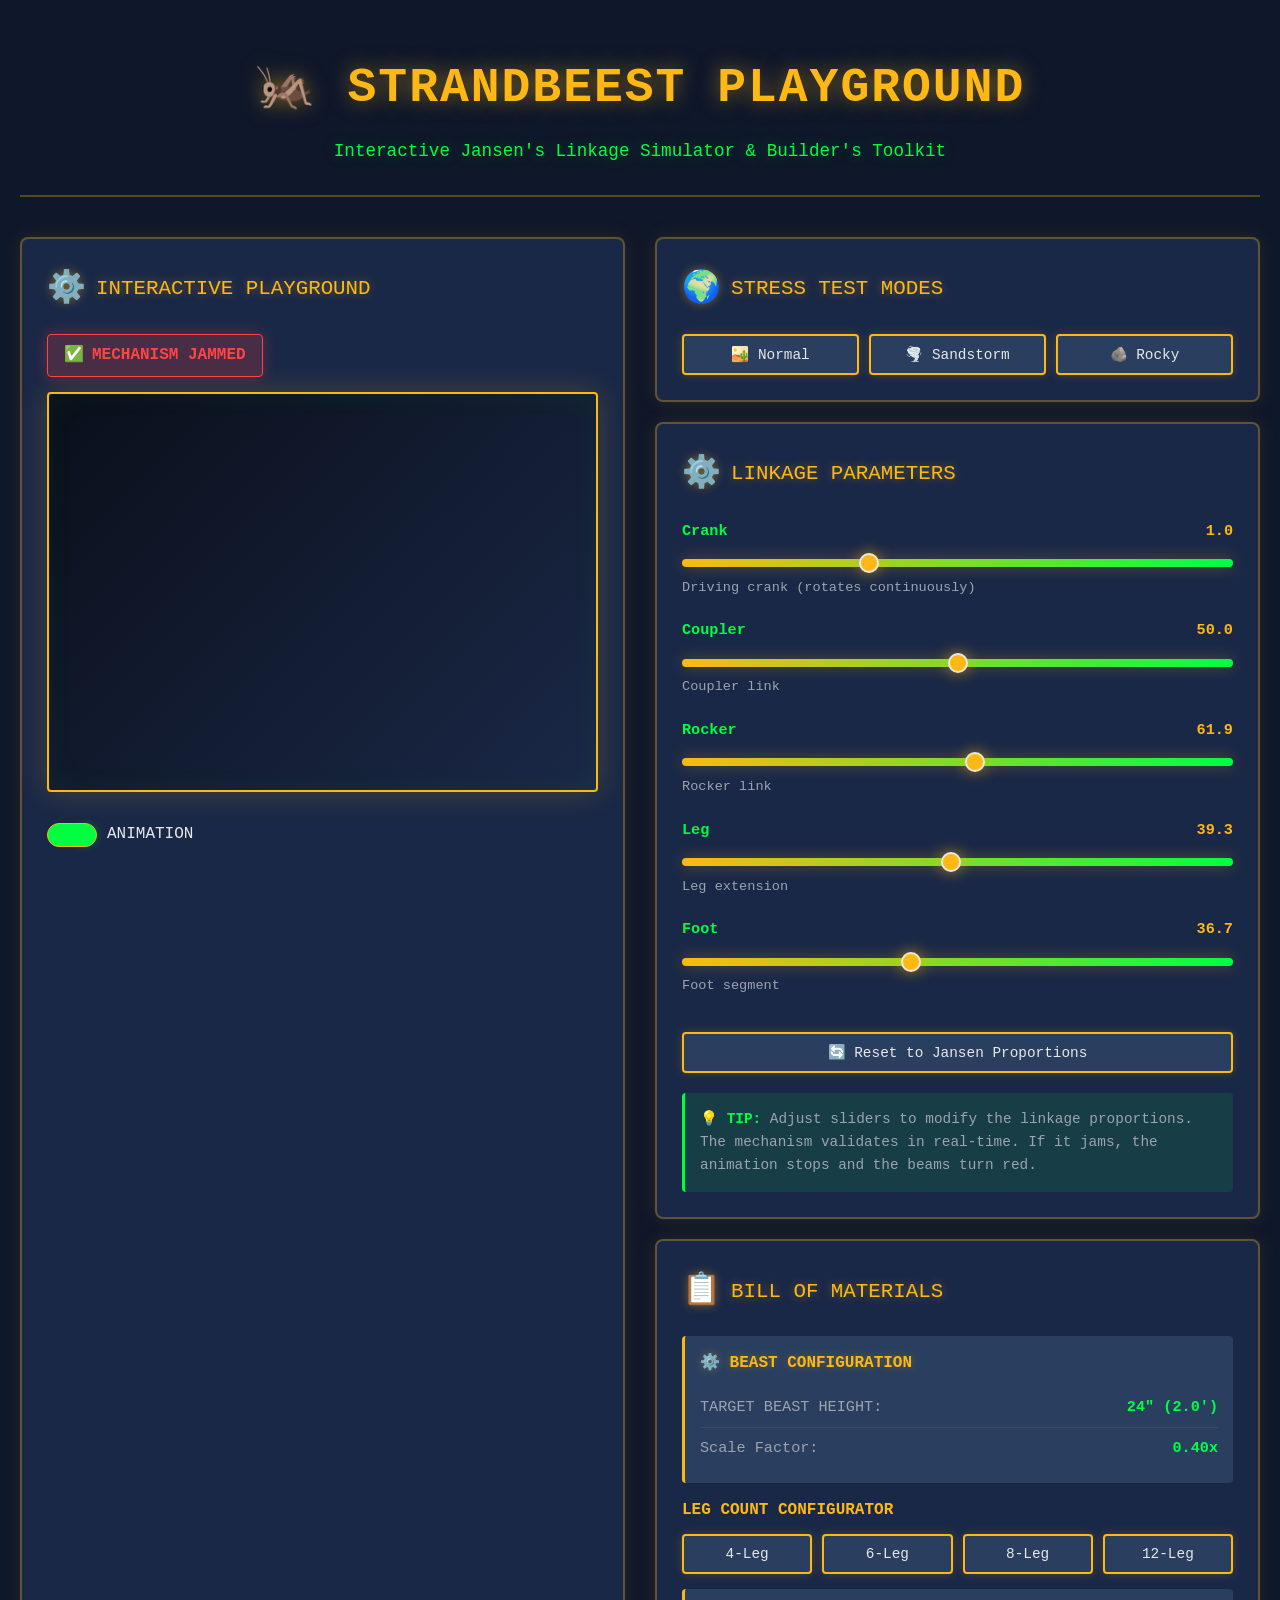
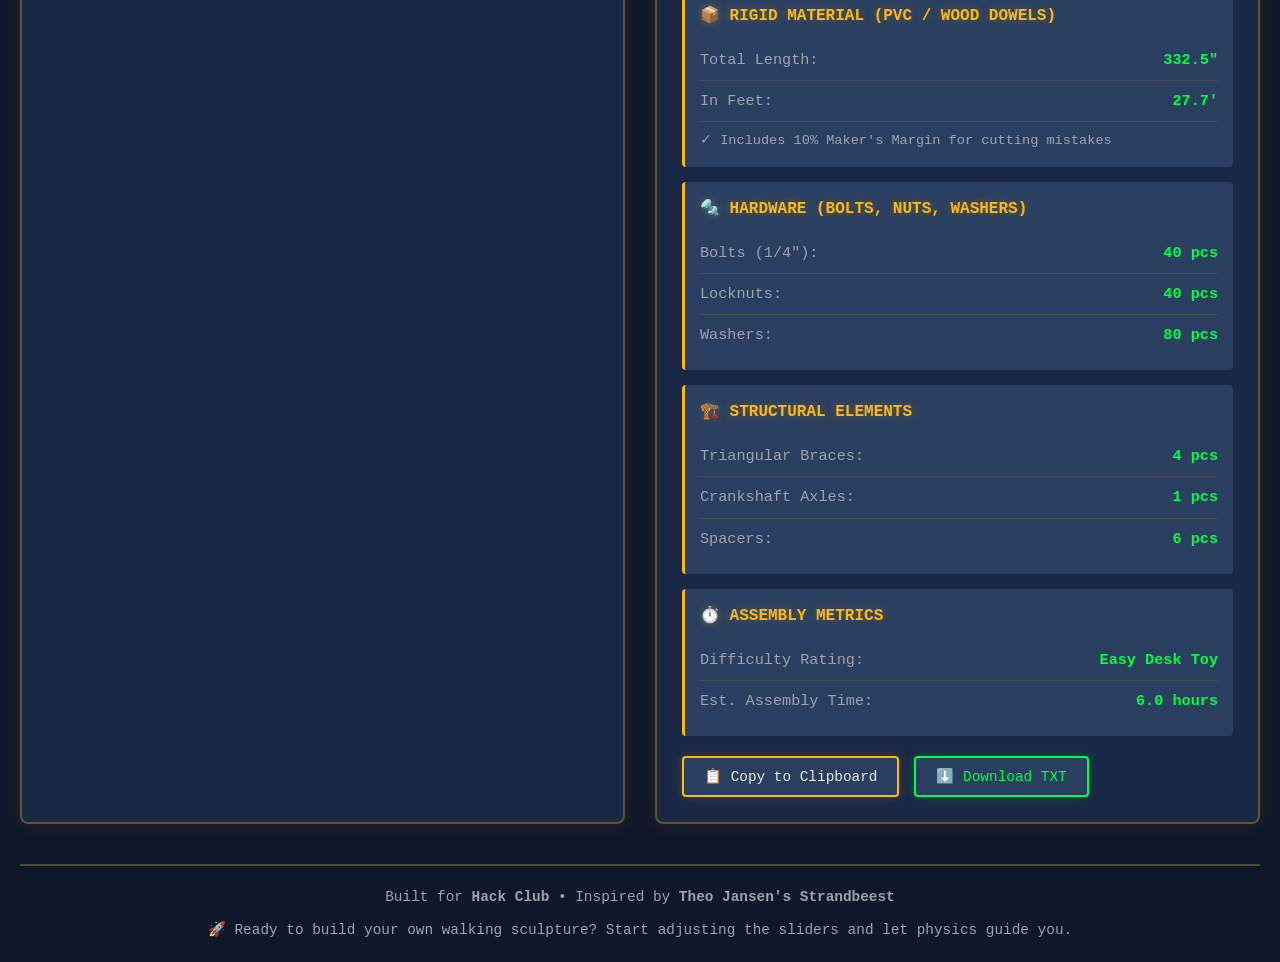
<file: Index.html>
<!DOCTYPE html>
<html lang="en">
<head>
    <meta charset="UTF-8">
    <meta name="viewport" content="width=device-width, initial-scale=1.0">
    <title>🦗 Strandbeest Playground & Builder's Toolkit</title>
    <style>
        * {
            margin: 0;
            padding: 0;
            box-sizing: border-box;
        }

        :root {
            --primary: #FDB813;
            --primary-light: #FFD700;
            --secondary: #00FF41;
            --secondary-light: #39FF14;
            --background: #0f172a;
            --surface: #1a2847;
            --surface-light: #2a3f5f;
            --text: #e8e8e8;
            --text-muted: #9ca3af;
            --error: #ff4444;
            --success: #00FF41;
            --border: rgba(253, 184, 19, 0.3);
        }

        body {
            font-family: 'Courier New', monospace;
            background: var(--background);
            color: var(--text);
            line-height: 1.6;
            overflow-x: hidden;
        }

        .container {
            max-width: 1400px;
            margin: 0 auto;
            padding: 20px;
        }

        header {
            text-align: center;
            margin-bottom: 40px;
            padding: 30px 0;
            border-bottom: 2px solid var(--border);
        }

        h1 {
            font-size: 3em;
            color: var(--primary);
            text-shadow: 0 0 20px rgba(253, 184, 19, 0.5);
            margin-bottom: 10px;
            letter-spacing: 2px;
        }

        .subtitle {
            color: var(--secondary);
            font-size: 1.1em;
            text-shadow: 0 0 15px rgba(0, 255, 65, 0.3);
        }

        .main-grid {
            display: grid;
            grid-template-columns: 1fr 1fr;
            gap: 30px;
            margin-bottom: 40px;
        }

        .card {
            background: var(--surface);
            border: 2px solid var(--border);
            border-radius: 8px;
            padding: 25px;
            box-shadow: 0 0 20px rgba(253, 184, 19, 0.1);
        }

        .card-title {
            display: flex;
            align-items: center;
            gap: 10px;
            font-size: 1.3em;
            color: var(--primary);
            margin-bottom: 20px;
            text-shadow: 0 0 10px rgba(253, 184, 19, 0.4);
        }

        .card-title-icon {
            font-size: 1.5em;
        }

        canvas {
            width: 100%;
            height: 400px;
            background: linear-gradient(135deg, #0a0f1a 0%, #1a2847 100%);
            border: 2px solid var(--primary);
            border-radius: 4px;
            box-shadow: 0 0 30px rgba(253, 184, 19, 0.2), inset 0 0 30px rgba(0, 255, 65, 0.05);
        }

        .controls {
            display: flex;
            gap: 15px;
            margin-top: 20px;
            flex-wrap: wrap;
        }

        .control-group {
            display: flex;
            gap: 10px;
            align-items: center;
            flex-wrap: wrap;
        }

        .toggle-switch {
            position: relative;
            display: inline-block;
            width: 50px;
            height: 24px;
        }

        .toggle-switch input {
            opacity: 0;
            width: 0;
            height: 0;
        }

        .toggle-slider {
            position: absolute;
            cursor: pointer;
            top: 0;
            left: 0;
            right: 0;
            bottom: 0;
            background-color: var(--surface-light);
            transition: 0.3s;
            border-radius: 24px;
            border: 1px solid var(--primary);
        }

        .toggle-slider:before {
            position: absolute;
            content: "";
            height: 18px;
            width: 18px;
            left: 3px;
            bottom: 2px;
            background-color: var(--primary);
            transition: 0.3s;
            border-radius: 50%;
            box-shadow: 0 0 10px rgba(253, 184, 19, 0.5);
        }

        input:checked + .toggle-slider {
            background-color: var(--secondary);
        }

        input:checked + .toggle-slider:before {
            transform: translateX(26px);
            background-color: var(--secondary);
            box-shadow: 0 0 10px rgba(0, 255, 65, 0.5);
        }

        button {
            background: var(--surface-light);
            color: var(--text);
            border: 2px solid var(--primary);
            padding: 10px 20px;
            border-radius: 4px;
            cursor: pointer;
            font-family: 'Courier New', monospace;
            font-size: 0.9em;
            transition: all 0.2s;
            box-shadow: 0 0 10px rgba(253, 184, 19, 0.2);
        }

        button:hover {
            background: var(--primary);
            color: var(--background);
            box-shadow: 0 0 20px rgba(253, 184, 19, 0.5);
            transform: scale(1.05);
        }

        button:active {
            transform: scale(0.95);
        }

        button.secondary {
            border-color: var(--secondary);
            color: var(--secondary);
            box-shadow: 0 0 10px rgba(0, 255, 65, 0.2);
        }

        button.secondary:hover {
            background: var(--secondary);
            color: var(--background);
            box-shadow: 0 0 20px rgba(0, 255, 65, 0.5);
        }

        .slider-group {
            margin-bottom: 20px;
        }

        .slider-label {
            display: flex;
            justify-content: space-between;
            margin-bottom: 8px;
            font-size: 0.95em;
        }

        .slider-label-name {
            color: var(--secondary);
            font-weight: bold;
        }

        .slider-label-value {
            color: var(--primary);
            font-weight: bold;
        }

        .slider-label-desc {
            color: var(--text-muted);
            font-size: 0.85em;
        }

        input[type="range"] {
            width: 100%;
            height: 8px;
            border-radius: 5px;
            background: linear-gradient(to right, var(--primary), var(--secondary));
            outline: none;
            -webkit-appearance: none;
            appearance: none;
            box-shadow: 0 0 15px rgba(253, 184, 19, 0.3);
        }

        input[type="range"]::-webkit-slider-thumb {
            -webkit-appearance: none;
            appearance: none;
            width: 20px;
            height: 20px;
            border-radius: 50%;
            background: var(--primary);
            cursor: pointer;
            box-shadow: 0 0 15px rgba(253, 184, 19, 0.6);
            border: 2px solid var(--text);
            transition: all 0.2s;
        }

        input[type="range"]::-webkit-slider-thumb:hover {
            transform: scale(1.2);
            box-shadow: 0 0 25px rgba(253, 184, 19, 0.8);
        }

        input[type="range"]::-moz-range-thumb {
            width: 20px;
            height: 20px;
            border-radius: 50%;
            background: var(--primary);
            cursor: pointer;
            box-shadow: 0 0 15px rgba(253, 184, 19, 0.6);
            border: 2px solid var(--text);
            transition: all 0.2s;
        }

        input[type="range"]::-moz-range-thumb:hover {
            transform: scale(1.2);
            box-shadow: 0 0 25px rgba(253, 184, 19, 0.8);
        }

        .status-badge {
            display: inline-flex;
            align-items: center;
            gap: 8px;
            padding: 8px 16px;
            border-radius: 4px;
            font-weight: bold;
            margin-bottom: 15px;
        }

        .status-badge.valid {
            background: rgba(0, 255, 65, 0.2);
            color: var(--secondary);
            border: 1px solid var(--secondary);
            box-shadow: 0 0 15px rgba(0, 255, 65, 0.3);
        }

        .status-badge.invalid {
            background: rgba(255, 68, 68, 0.2);
            color: var(--error);
            border: 1px solid var(--error);
            box-shadow: 0 0 15px rgba(255, 68, 68, 0.3);
        }

        .bom-section {
            margin-top: 20px;
        }

        .bom-subsection {
            background: var(--surface-light);
            padding: 15px;
            border-radius: 4px;
            margin-bottom: 15px;
            border-left: 3px solid var(--primary);
        }

        .bom-subsection-title {
            color: var(--primary);
            font-weight: bold;
            margin-bottom: 10px;
            text-shadow: 0 0 8px rgba(253, 184, 19, 0.3);
        }

        .bom-item {
            display: flex;
            justify-content: space-between;
            padding: 8px 0;
            border-bottom: 1px solid rgba(253, 184, 19, 0.1);
            font-size: 0.95em;
        }

        .bom-item:last-child {
            border-bottom: none;
        }

        .bom-label {
            color: var(--text-muted);
        }

        .bom-value {
            color: var(--secondary);
            font-weight: bold;
        }

        .stress-modes {
            display: flex;
            gap: 10px;
            flex-wrap: wrap;
        }

        .stress-mode-btn {
            flex: 1;
            min-width: 100px;
        }

        .leg-config {
            display: flex;
            gap: 10px;
            flex-wrap: wrap;
        }

        .leg-btn {
            flex: 1;
            min-width: 80px;
        }

        .tip-box {
            background: rgba(0, 255, 65, 0.1);
            border-left: 3px solid var(--secondary);
            padding: 15px;
            margin-top: 20px;
            border-radius: 4px;
            color: var(--text-muted);
            font-size: 0.9em;
        }

        .tip-box strong {
            color: var(--secondary);
        }

        .footer {
            text-align: center;
            margin-top: 40px;
            padding-top: 20px;
            border-top: 2px solid var(--border);
            color: var(--text-muted);
            font-size: 0.9em;
        }

        .footer a {
            color: var(--primary);
            text-decoration: none;
            transition: all 0.2s;
        }

        .footer a:hover {
            text-shadow: 0 0 10px rgba(253, 184, 19, 0.5);
        }

        @media (max-width: 1024px) {
            .main-grid {
                grid-template-columns: 1fr;
            }

            h1 {
                font-size: 2em;
            }

            canvas {
                height: 300px;
            }
        }

        .toast {
            position: fixed;
            bottom: 20px;
            right: 20px;
            background: var(--surface);
            color: var(--secondary);
            padding: 15px 25px;
            border-radius: 4px;
            border: 2px solid var(--secondary);
            box-shadow: 0 0 20px rgba(0, 255, 65, 0.3);
            animation: slideIn 0.3s ease-out;
            z-index: 1000;
        }

        @keyframes slideIn {
            from {
                transform: translateX(400px);
                opacity: 0;
            }
            to {
                transform: translateX(0);
                opacity: 1;
            }
        }

        @keyframes slideOut {
            from {
                transform: translateX(0);
                opacity: 1;
            }
            to {
                transform: translateX(400px);
                opacity: 0;
            }
        }

        .toast.out {
            animation: slideOut 0.3s ease-out forwards;
        }
    </style>
</head>
<body>
    <div class="container">
        <header>
            <h1>🦗 STRANDBEEST PLAYGROUND</h1>
            <p class="subtitle">Interactive Jansen's Linkage Simulator & Builder's Toolkit</p>
        </header>

        <div class="main-grid">
            <!-- Left: Interactive Canvas -->
            <div class="card">
                <div class="card-title">
                    <span class="card-title-icon">⚙️</span>
                    INTERACTIVE PLAYGROUND
                </div>
                <div class="status-badge" id="statusBadge">
                    <span>✅</span>
                    <span id="statusText">VALID MECHANISM</span>
                </div>
                <canvas id="canvas"></canvas>
                <div class="controls">
                    <div class="control-group">
                        <label class="toggle-switch">
                            <input type="checkbox" id="animationToggle" checked>
                            <span class="toggle-slider"></span>
                        </label>
                        <span>ANIMATION</span>
                    </div>
                </div>
            </div>

            <!-- Right: Controls & BOM -->
            <div>
                <!-- Stress Test Modes -->
                <div class="card" style="margin-bottom: 20px;">
                    <div class="card-title">
                        <span class="card-title-icon">🌍</span>
                        STRESS TEST MODES
                    </div>
                    <div class="stress-modes">
                        <button class="stress-mode-btn" onclick="setStressMode('normal')">🏜️ Normal</button>
                        <button class="stress-mode-btn" onclick="setStressMode('sandstorm')">🌪️ Sandstorm</button>
                        <button class="stress-mode-btn" onclick="setStressMode('rocky')">🪨 Rocky</button>
                    </div>
                </div>

                <!-- Linkage Parameters -->
                <div class="card" style="margin-bottom: 20px;">
                    <div class="card-title">
                        <span class="card-title-icon">⚙️</span>
                        LINKAGE PARAMETERS
                    </div>

                    <div class="slider-group">
                        <div class="slider-label">
                            <span class="slider-label-name">Crank</span>
                            <span class="slider-label-value" id="crankValue">1.0</span>
                        </div>
                        <input type="range" id="crankSlider" min="0.5" max="2" step="0.1" value="1.0">
                        <div class="slider-label-desc">Driving crank (rotates continuously)</div>
                    </div>

                    <div class="slider-group">
                        <div class="slider-label">
                            <span class="slider-label-name">Coupler</span>
                            <span class="slider-label-value" id="couplerValue">50.0</span>
                        </div>
                        <input type="range" id="couplerSlider" min="20" max="80" step="0.5" value="50.0">
                        <div class="slider-label-desc">Coupler link</div>
                    </div>

                    <div class="slider-group">
                        <div class="slider-label">
                            <span class="slider-label-name">Rocker</span>
                            <span class="slider-label-value" id="rockerValue">61.9</span>
                        </div>
                        <input type="range" id="rockerSlider" min="30" max="90" step="0.5" value="61.9">
                        <div class="slider-label-desc">Rocker link</div>
                    </div>

                    <div class="slider-group">
                        <div class="slider-label">
                            <span class="slider-label-name">Leg</span>
                            <span class="slider-label-value" id="legValue">39.3</span>
                        </div>
                        <input type="range" id="legSlider" min="20" max="60" step="0.5" value="39.3">
                        <div class="slider-label-desc">Leg extension</div>
                    </div>

                    <div class="slider-group">
                        <div class="slider-label">
                            <span class="slider-label-name">Foot</span>
                            <span class="slider-label-value" id="footValue">36.7</span>
                        </div>
                        <input type="range" id="footSlider" min="20" max="60" step="0.5" value="36.7">
                        <div class="slider-label-desc">Foot segment</div>
                    </div>

                    <button onclick="resetToJansen()" style="width: 100%; margin-top: 15px;">🔄 Reset to Jansen Proportions</button>

                    <div class="tip-box">
                        <strong>💡 TIP:</strong> Adjust sliders to modify the linkage proportions. The mechanism validates in real-time. If it jams, the animation stops and the beams turn red.
                    </div>
                </div>

                <!-- Bill of Materials -->
                <div class="card">
                    <div class="card-title">
                        <span class="card-title-icon">📋</span>
                        BILL OF MATERIALS
                    </div>

                    <div class="bom-section">
                        <div class="bom-subsection">
                            <div class="bom-subsection-title">⚙️ BEAST CONFIGURATION</div>
                            <div class="bom-item">
                                <span class="bom-label">TARGET BEAST HEIGHT:</span>
                                <span class="bom-value">24" (2.0')</span>
                            </div>
                            <div class="bom-item">
                                <span class="bom-label">Scale Factor:</span>
                                <span class="bom-value" id="scaleFactor">0.32x</span>
                            </div>
                        </div>

                        <div style="margin-bottom: 15px;">
                            <div style="color: var(--primary); font-weight: bold; margin-bottom: 10px;">LEG COUNT CONFIGURATOR</div>
                            <div class="leg-config">
                                <button class="leg-btn" onclick="setLegCount(4)">4-Leg</button>
                                <button class="leg-btn" onclick="setLegCount(6)">6-Leg</button>
                                <button class="leg-btn" onclick="setLegCount(8)">8-Leg</button>
                                <button class="leg-btn" onclick="setLegCount(12)">12-Leg</button>
                            </div>
                        </div>

                        <div class="bom-subsection">
                            <div class="bom-subsection-title">📦 RIGID MATERIAL (PVC / WOOD DOWELS)</div>
                            <div class="bom-item">
                                <span class="bom-label">Total Length:</span>
                                <span class="bom-value" id="totalLength">262.5"</span>
                            </div>
                            <div class="bom-item">
                                <span class="bom-label">In Feet:</span>
                                <span class="bom-value" id="totalFeet">21.9'</span>
                            </div>
                            <div style="color: var(--text-muted); font-size: 0.85em; margin-top: 8px;">✓ Includes 10% Maker's Margin for cutting mistakes</div>
                        </div>

                        <div class="bom-subsection">
                            <div class="bom-subsection-title">🔩 HARDWARE (BOLTS, NUTS, WASHERS)</div>
                            <div class="bom-item">
                                <span class="bom-label">Bolts (1/4"):</span>
                                <span class="bom-value" id="bolts">40 pcs</span>
                            </div>
                            <div class="bom-item">
                                <span class="bom-label">Locknuts:</span>
                                <span class="bom-value" id="locknuts">40 pcs</span>
                            </div>
                            <div class="bom-item">
                                <span class="bom-label">Washers:</span>
                                <span class="bom-value" id="washers">80 pcs</span>
                            </div>
                        </div>

                        <div class="bom-subsection">
                            <div class="bom-subsection-title">🏗️ STRUCTURAL ELEMENTS</div>
                            <div class="bom-item">
                                <span class="bom-label">Triangular Braces:</span>
                                <span class="bom-value" id="braces">8 pcs</span>
                            </div>
                            <div class="bom-item">
                                <span class="bom-label">Crankshaft Axles:</span>
                                <span class="bom-value" id="axles">1 pcs</span>
                            </div>
                            <div class="bom-item">
                                <span class="bom-label">Spacers:</span>
                                <span class="bom-value" id="spacers">12 pcs</span>
                            </div>
                        </div>

                        <div class="bom-subsection">
                            <div class="bom-subsection-title">⏱️ ASSEMBLY METRICS</div>
                            <div class="bom-item">
                                <span class="bom-label">Difficulty Rating:</span>
                                <span class="bom-value" id="difficulty">Easy Desk Toy</span>
                            </div>
                            <div class="bom-item">
                                <span class="bom-label">Est. Assembly Time:</span>
                                <span class="bom-value" id="assemblyTime">6.6 hours</span>
                            </div>
                        </div>
                    </div>

                    <div class="controls" style="margin-top: 20px;">
                        <button onclick="copyToClipboard()">📋 Copy to Clipboard</button>
                        <button onclick="downloadBOM()" class="secondary">⬇️ Download TXT</button>
                    </div>
                </div>
            </div>
        </div>

        <div class="footer">
            <p>Built for <strong>Hack Club</strong> • Inspired by <strong>Theo Jansen's Strandbeest</strong></p>
            <p style="margin-top: 10px;">🚀 Ready to build your own walking sculpture? Start adjusting the sliders and let physics guide you.</p>
        </div>
    </div>

    <script>
        // ============================================
        // JANSEN'S LINKAGE PHYSICS ENGINE
        // ============================================

        const JANSEN_PROPORTIONS = {
            crank: 1.0,
            coupler: 50.0,
            rocker: 61.9,
            leg: 39.3,
            foot: 36.7
        };

        let state = {
            lengths: { ...JANSEN_PROPORTIONS },
            isAnimating: true,
            isJammed: false,
            stressMode: 'normal',
            legCount: 4,
            targetHeight: 24,
            angle: 0
        };

        // Kinematic solver for Jansen's linkage
        function solveJansenLinkage(crank, coupler, rocker, leg, foot, angle) {
            const crankX = crank * Math.cos(angle);
            const crankY = crank * Math.sin(angle);

            // Coupler point (solve using law of cosines)
            const dist = Math.sqrt(crankX * crankX + crankY * crankY);
            
            // Check if mechanism can reach this configuration
            const maxReach = coupler + rocker;
            const minReach = Math.abs(coupler - rocker);
            
            if (dist > maxReach || dist < minReach) {
                return null; // Mechanism jammed
            }

            // Law of cosines to find coupler angle
            const cosAngle = (coupler * coupler + dist * dist - rocker * rocker) / (2 * coupler * dist);
            
            if (Math.abs(cosAngle) > 1) {
                return null; // Invalid configuration
            }

            const couplerAngle = Math.atan2(crankY, crankX) + Math.acos(cosAngle);
            const couplerX = coupler * Math.cos(couplerAngle);
            const couplerY = coupler * Math.sin(couplerAngle);

            // Rocker pivot is at origin
            const rockerX = couplerX;
            const rockerY = couplerY;

            // Leg endpoint
            const legAngle = Math.atan2(rockerY, rockerX) - Math.PI / 6; // Offset for leg
            const legX = rockerX + leg * Math.cos(legAngle);
            const legY = rockerY + leg * Math.sin(legAngle);

            // Foot endpoint
            const footAngle = legAngle + Math.PI / 4;
            const footX = legX + foot * Math.cos(footAngle);
            const footY = legY + foot * Math.sin(footAngle);

            return {
                crank: { x: crankX, y: crankY },
                coupler: { x: couplerX, y: couplerY },
                rocker: { x: rockerX, y: rockerY },
                leg: { x: legX, y: legY },
                foot: { x: footX, y: footY }
            };
        }

        function validateLinkage(crank, coupler, rocker, leg, foot) {
            // Test multiple angles
            for (let angle = 0; angle < Math.PI * 2; angle += Math.PI / 12) {
                const result = solveJansenLinkage(crank, coupler, rocker, leg, foot, angle);
                if (!result) return false;
            }
            return true;
        }

        // ============================================
        // CANVAS RENDERING
        // ============================================

        const canvas = document.getElementById('canvas');
        const ctx = canvas.getContext('2d');
        let animationId = null;

        function resizeCanvas() {
            const rect = canvas.getBoundingClientRect();
            canvas.width = rect.width;
            canvas.height = rect.height;
        }

        function drawLinkage(positions) {
            const centerX = canvas.width / 2;
            const centerY = canvas.height / 2;
            const scale = 3;

            ctx.clearRect(0, 0, canvas.width, canvas.height);

            // Draw grid
            ctx.strokeStyle = 'rgba(0, 255, 65, 0.05)';
            ctx.lineWidth = 1;
            for (let i = 0; i < canvas.width; i += 50) {
                ctx.beginPath();
                ctx.moveTo(i, 0);
                ctx.lineTo(i, canvas.height);
                ctx.stroke();
            }
            for (let i = 0; i < canvas.height; i += 50) {
                ctx.beginPath();
                ctx.moveTo(0, i);
                ctx.lineTo(canvas.width, i);
                ctx.stroke();
            }

            // Draw linkage
            const p = {
                origin: { x: centerX, y: centerY },
                crank: { x: centerX + positions.crank.x * scale, y: centerY + positions.crank.y * scale },
                coupler: { x: centerX + positions.coupler.x * scale, y: centerY + positions.coupler.y * scale },
                rocker: { x: centerX + positions.rocker.x * scale, y: centerY + positions.rocker.y * scale },
                leg: { x: centerX + positions.leg.x * scale, y: centerY + positions.leg.y * scale },
                foot: { x: centerX + positions.foot.x * scale, y: centerY + positions.foot.y * scale }
            };

            // Draw beams with glow
            const beams = [
                { from: p.origin, to: p.crank, color: '#FDB813' },
                { from: p.crank, to: p.coupler, color: '#00FF41' },
                { from: p.origin, to: p.rocker, color: '#FDB813' },
                { from: p.coupler, to: p.rocker, color: '#00FF41' },
                { from: p.rocker, to: p.leg, color: '#00FF41' },
                { from: p.leg, to: p.foot, color: '#FDB813' }
            ];

            beams.forEach(beam => {
                // Glow effect
                ctx.strokeStyle = beam.color + '40';
                ctx.lineWidth = 8;
                ctx.beginPath();
                ctx.moveTo(beam.from.x, beam.from.y);
                ctx.lineTo(beam.to.x, beam.to.y);
                ctx.stroke();

                // Main beam
                ctx.strokeStyle = state.isJammed ? '#ff4444' : beam.color;
                ctx.lineWidth = 3;
                ctx.beginPath();
                ctx.moveTo(beam.from.x, beam.from.y);
                ctx.lineTo(beam.to.x, beam.to.y);
                ctx.stroke();
            });

            // Draw joints (rivets)
            const joints = [p.origin, p.crank, p.coupler, p.rocker, p.leg, p.foot];
            joints.forEach(joint => {
                // Glow
                ctx.fillStyle = '#00FF4140';
                ctx.beginPath();
                ctx.arc(joint.x, joint.y, 8, 0, Math.PI * 2);
                ctx.fill();

                // Rivet
                ctx.fillStyle = state.isJammed ? '#ff4444' : '#00FF41';
                ctx.beginPath();
                ctx.arc(joint.x, joint.y, 5, 0, Math.PI * 2);
                ctx.fill();

                // Highlight
                ctx.fillStyle = '#ffffff80';
                ctx.beginPath();
                ctx.arc(joint.x - 2, joint.y - 2, 2, 0, Math.PI * 2);
                ctx.fill();
            });

            // Draw status
            ctx.fillStyle = '#FDB813';
            ctx.font = 'bold 14px Courier New';
            ctx.fillText('🔧 STATUS: ' + (state.isJammed ? 'JAMMED!' : 'Ready to March!'), 20, 30);
        }

        function animate() {
            if (!state.isAnimating || state.isJammed) {
                animationId = requestAnimationFrame(animate);
                return;
            }

            state.angle += 0.05;
            const positions = solveJansenLinkage(
                state.lengths.crank,
                state.lengths.coupler,
                state.lengths.rocker,
                state.lengths.leg,
                state.lengths.foot,
                state.angle
            );

            if (positions) {
                state.isJammed = false;
                drawLinkage(positions);
            } else {
                state.isJammed = true;
                updateStatusBadge();
            }

            animationId = requestAnimationFrame(animate);
        }

        // ============================================
        // UI HANDLERS
        // ============================================

        function updateStatusBadge() {
            const badge = document.getElementById('statusBadge');
            const text = document.getElementById('statusText');
            
            if (state.isJammed) {
                badge.className = 'status-badge invalid';
                text.textContent = 'MECHANISM JAMMED';
            } else {
                badge.className = 'status-badge valid';
                text.textContent = 'VALID MECHANISM';
            }
        }

        function updateBOM() {
            const scale = state.targetHeight / 60; // Reference height 60"
            const totalLength = (
                state.lengths.crank +
                state.lengths.coupler +
                state.lengths.rocker +
                state.lengths.leg +
                state.lengths.foot
            ) * state.legCount * scale * 1.1; // 10% margin

            document.getElementById('scaleFactor').textContent = (scale).toFixed(2) + 'x';
            document.getElementById('totalLength').textContent = totalLength.toFixed(1) + '"';
            document.getElementById('totalFeet').textContent = (totalLength / 12).toFixed(1) + "'";
            
            const bolts = Math.ceil(state.legCount * 10);
            document.getElementById('bolts').textContent = bolts + ' pcs';
            document.getElementById('locknuts').textContent = bolts + ' pcs';
            document.getElementById('washers').textContent = (bolts * 2) + ' pcs';
            
            document.getElementById('braces').textContent = state.legCount + ' pcs';
            document.getElementById('axles').textContent = '1 pcs';
            document.getElementById('spacers').textContent = (state.legCount * 1.5).toFixed(0) + ' pcs';
            
            const difficulty = state.legCount <= 4 ? 'Easy Desk Toy' : state.legCount <= 6 ? 'Moderate' : 'Advanced';
            document.getElementById('difficulty').textContent = difficulty;
            
            const hours = (state.legCount * 1.5).toFixed(1);
            document.getElementById('assemblyTime').textContent = hours + ' hours';
        }

        function resetToJansen() {
            state.lengths = { ...JANSEN_PROPORTIONS };
            document.getElementById('crankSlider').value = JANSEN_PROPORTIONS.crank;
            document.getElementById('couplerSlider').value = JANSEN_PROPORTIONS.coupler;
            document.getElementById('rockerSlider').value = JANSEN_PROPORTIONS.rocker;
            document.getElementById('legSlider').value = JANSEN_PROPORTIONS.leg;
            document.getElementById('footSlider').value = JANSEN_PROPORTIONS.foot;
            updateSliderValues();
            updateBOM();
            showToast('🔄 Reset to Jansen\'s proportions!');
        }

        function setStressMode(mode) {
            state.stressMode = mode;
            showToast(`🌍 Stress mode: ${mode.toUpperCase()}`);
        }

        function setLegCount(count) {
            state.legCount = count;
            updateBOM();
            showToast(`🦗 Configured for ${count}-leg Strandbeest`);
        }

        function updateSliderValues() {
            document.getElementById('crankValue').textContent = state.lengths.crank.toFixed(1);
            document.getElementById('couplerValue').textContent = state.lengths.coupler.toFixed(1);
            document.getElementById('rockerValue').textContent = state.lengths.rocker.toFixed(1);
            document.getElementById('legValue').textContent = state.lengths.leg.toFixed(1);
            document.getElementById('footValue').textContent = state.lengths.foot.toFixed(1);

            state.isJammed = !validateLinkage(
                state.lengths.crank,
                state.lengths.coupler,
                state.lengths.rocker,
                state.lengths.leg,
                state.lengths.foot
            );
            updateStatusBadge();
        }

        function copyToClipboard() {
            const bom = generateBOMText();
            navigator.clipboard.writeText(bom).then(() => {
                showToast('📋 BOM copied to clipboard!');
            });
        }

        function downloadBOM() {
            const bom = generateBOMText();
            const blob = new Blob([bom], { type: 'text/plain' });
            const url = URL.createObjectURL(blob);
            const a = document.createElement('a');
            a.href = url;
            a.download = 'strandbeest-bom.txt';
            a.click();
            URL.revokeObjectURL(url);
            showToast('⬇️ BOM downloaded!');
        }

        function generateBOMText() {
            const scale = state.targetHeight / 60;
            const totalLength = (
                state.lengths.crank +
                state.lengths.coupler +
                state.lengths.rocker +
                state.lengths.leg +
                state.lengths.foot
            ) * state.legCount * scale * 1.1;

            return `STRANDBEEST PLAYGROUND - BILL OF MATERIALS
=====================================

CONFIGURATION
- Beast Height: ${state.targetHeight}"
- Leg Count: ${state.legCount}
- Scale Factor: ${scale.toFixed(2)}x

LINKAGE PARAMETERS
- Crank: ${state.lengths.crank.toFixed(1)}
- Coupler: ${state.lengths.coupler.toFixed(1)}
- Rocker: ${state.lengths.rocker.toFixed(1)}
- Leg: ${state.lengths.leg.toFixed(1)}
- Foot: ${state.lengths.foot.toFixed(1)}

MATERIALS
- Total PVC/Dowel Length: ${totalLength.toFixed(1)}" (${(totalLength/12).toFixed(1)}')
- Includes 10% Maker's Margin

HARDWARE
- Bolts (1/4"): ${Math.ceil(state.legCount * 10)} pcs
- Locknuts: ${Math.ceil(state.legCount * 10)} pcs
- Washers: ${Math.ceil(state.legCount * 20)} pcs

STRUCTURAL ELEMENTS
- Triangular Braces: ${state.legCount} pcs
- Crankshaft Axles: 1 pcs
- Spacers: ${Math.ceil(state.legCount * 1.5)} pcs

ASSEMBLY ESTIMATE
- Difficulty: ${state.legCount <= 4 ? 'Easy' : state.legCount <= 6 ? 'Moderate' : 'Advanced'}
- Assembly Time: ${(state.legCount * 1.5).toFixed(1)} hours

Generated by Strandbeest Playground
https://strandbeest.hack.club`;
        }

        function showToast(message) {
            const toast = document.createElement('div');
            toast.className = 'toast';
            toast.textContent = message;
            document.body.appendChild(toast);

            setTimeout(() => {
                toast.classList.add('out');
                setTimeout(() => toast.remove(), 300);
            }, 2000);
        }

        // ============================================
        // EVENT LISTENERS
        // ============================================

        document.getElementById('animationToggle').addEventListener('change', (e) => {
            state.isAnimating = e.target.checked;
        });

        document.getElementById('crankSlider').addEventListener('input', (e) => {
            state.lengths.crank = parseFloat(e.target.value);
            updateSliderValues();
            updateBOM();
        });

        document.getElementById('couplerSlider').addEventListener('input', (e) => {
            state.lengths.coupler = parseFloat(e.target.value);
            updateSliderValues();
            updateBOM();
        });

        document.getElementById('rockerSlider').addEventListener('input', (e) => {
            state.lengths.rocker = parseFloat(e.target.value);
            updateSliderValues();
            updateBOM();
        });

        document.getElementById('legSlider').addEventListener('input', (e) => {
            state.lengths.leg = parseFloat(e.target.value);
            updateSliderValues();
            updateBOM();
        });

        document.getElementById('footSlider').addEventListener('input', (e) => {
            state.lengths.foot = parseFloat(e.target.value);
            updateSliderValues();
            updateBOM();
        });

        // ============================================
        // INITIALIZATION
        // ============================================

        window.addEventListener('resize', resizeCanvas);
        resizeCanvas();
        updateBOM();
        animate();
    </script>
</body>
</html>
</file>
